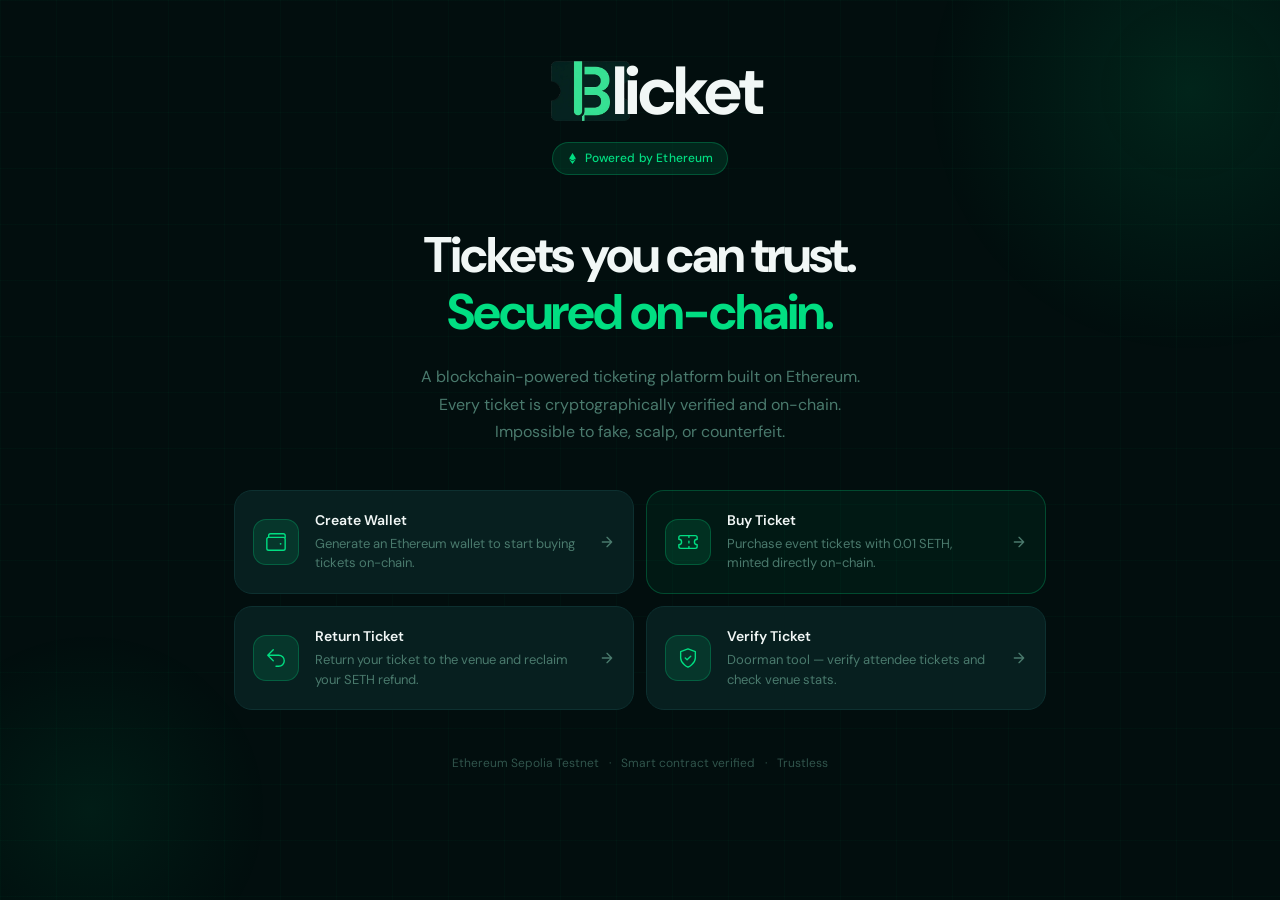
<file: index.html>
<!DOCTYPE html>
<html lang="en">

<head>
    <meta charset="UTF-8">
    <meta name="viewport" content="width=device-width, initial-scale=1.0">
    <title>Blicket — Blockchain Ticketing</title>
    <link rel="stylesheet" href="css/style.css">
    <link rel="stylesheet" href="css/landing.css">
</head>

<body class="landing-body">
    <div class="bg-grid" aria-hidden="true"></div>
    <div class="orb orb-1" aria-hidden="true"></div>
    <div class="orb orb-2" aria-hidden="true"></div>

    <main class="landing-wrap">
        <header class="landing-header">
            <div class="brand-lockup" role="img" aria-label="Blicket">
                <img src="images/Blicket.png" alt="" class="brand-logo-img">
                <span class="brand-licket" aria-hidden="true">licket</span>
            </div>
            <div class="brand-badge">
                <svg width="11" height="11" viewBox="0 0 24 24" fill="currentColor" aria-hidden="true">
                    <path
                        d="M11.944 17.97L4.58 13.62 11.943 24l7.37-10.38-7.372 4.35h.003zM12.056 0L4.69 12.223l7.365 4.354 7.365-4.35L12.056 0z" />
                </svg>
                Powered by Ethereum
            </div>
        </header>

        <section class="landing-hero">
            <h1>
                Tickets you can trust.<br>
                <span class="hero-accent">Secured on-chain.</span>
            </h1>
            <p>
                A blockchain-powered ticketing platform built on Ethereum. Every ticket is
                cryptographically verified and on-chain. Impossible to fake, scalp, or counterfeit.
            </p>
        </section>

        <div class="landing-nav" role="navigation" aria-label="Navigate to section">

            <a href="pages/wallet.html" class="lcard">
                <div class="lcard-icon">
                    <svg width="22" height="22" viewBox="0 0 24 24" fill="none" stroke="currentColor" stroke-width="1.5"
                        stroke-linecap="round" stroke-linejoin="round" aria-hidden="true">
                        <rect x="2" y="7" width="20" height="14" rx="2" />
                        <path d="M16 14a1 1 0 1 0 2 0 1 1 0 0 0-2 0z" fill="currentColor" stroke="none" />
                        <path d="M22 7V5a2 2 0 0 0-2-2H6a2 2 0 0 0-2 2v2" />
                    </svg>
                </div>
                <div class="lcard-body">
                    <h3>Create Wallet</h3>
                    <p>Generate an Ethereum wallet to start buying tickets on-chain.</p>
                </div>
                <svg class="lcard-arrow" width="16" height="16" viewBox="0 0 24 24" fill="none" stroke="currentColor"
                    stroke-width="2" stroke-linecap="round" stroke-linejoin="round" aria-hidden="true">
                    <path d="M5 12h14M12 5l7 7-7 7" />
                </svg>
            </a>

            <a href="pages/buy.html" class="lcard lcard--primary">
                <div class="lcard-icon">
                    <svg width="22" height="22" viewBox="0 0 24 24" fill="none" stroke="currentColor" stroke-width="1.5"
                        stroke-linecap="round" stroke-linejoin="round" aria-hidden="true">
                        <path
                            d="M2 9a3 3 0 0 1 0 6v2a2 2 0 0 0 2 2h16a2 2 0 0 0 2-2v-2a3 3 0 0 1 0-6V7a2 2 0 0 0-2-2H4a2 2 0 0 0-2 2v2Z" />
                        <line x1="13" y1="5" x2="13" y2="7" />
                        <line x1="13" y1="11" x2="13" y2="13" />
                        <line x1="13" y1="17" x2="13" y2="19" />
                    </svg>
                </div>
                <div class="lcard-body">
                    <h3>Buy Ticket</h3>
                    <p>Purchase event tickets with 0.01 SETH, minted directly on-chain.</p>
                </div>
                <svg class="lcard-arrow" width="16" height="16" viewBox="0 0 24 24" fill="none" stroke="currentColor"
                    stroke-width="2" stroke-linecap="round" stroke-linejoin="round" aria-hidden="true">
                    <path d="M5 12h14M12 5l7 7-7 7" />
                </svg>
            </a>

            <a href="pages/transfer.html" class="lcard">
                <div class="lcard-icon">
                    <svg width="22" height="22" viewBox="0 0 24 24" fill="none" stroke="currentColor" stroke-width="1.5"
                        stroke-linecap="round" stroke-linejoin="round" aria-hidden="true">
                        <path d="M9 15 3 9m0 0 6-6M3 9h12a6 6 0 0 1 0 12h-3" />
                    </svg>
                </div>
                <div class="lcard-body">
                    <h3>Return Ticket</h3>
                    <p>Return your ticket to the venue and reclaim your SETH refund.</p>
                </div>
                <svg class="lcard-arrow" width="16" height="16" viewBox="0 0 24 24" fill="none" stroke="currentColor"
                    stroke-width="2" stroke-linecap="round" stroke-linejoin="round" aria-hidden="true">
                    <path d="M5 12h14M12 5l7 7-7 7" />
                </svg>
            </a>

            <a href="pages/doorman.html" class="lcard">
                <div class="lcard-icon">
                    <svg width="22" height="22" viewBox="0 0 24 24" fill="none" stroke="currentColor" stroke-width="1.5"
                        stroke-linecap="round" stroke-linejoin="round" aria-hidden="true">
                        <path d="M12 22s8-4 8-10V5l-8-3-8 3v7c0 6 8 10 8 10z" />
                        <path d="m9 12 2 2 4-4" />
                    </svg>
                </div>
                <div class="lcard-body">
                    <h3>Verify Ticket</h3>
                    <p>Doorman tool — verify attendee tickets and check venue stats.</p>
                </div>
                <svg class="lcard-arrow" width="16" height="16" viewBox="0 0 24 24" fill="none" stroke="currentColor"
                    stroke-width="2" stroke-linecap="round" stroke-linejoin="round" aria-hidden="true">
                    <path d="M5 12h14M12 5l7 7-7 7" />
                </svg>
            </a>

        </div>

        <footer class="landing-footer">
            <span>Ethereum Sepolia Testnet</span>
            <span aria-hidden="true">·</span>
            <span>Smart contract verified</span>
            <span aria-hidden="true">·</span>
            <span>Trustless</span>
        </footer>
    </main>

</body>

</html>
</file>
<file: css/style.css>
@import url('https://fonts.googleapis.com/css2?family=DM+Sans:ital,opsz,wght@0,9..40,400;0,9..40,500;0,9..40,600;1,9..40,400&display=swap');

:root {
    --colour-void:         #020E0E;
    --colour-mint:         #01DE82;
    --colour-surface:      #041818;
    --colour-panel:        #071F1F;
    --colour-border:       #0D3030;
    --colour-text:         #F1F7F6;
    --colour-muted:        #4A7A6D;
    --colour-mint-dim:     rgba(1, 222, 130, 0.12);
    --colour-mint-border:  rgba(1, 222, 130, 0.25);
    --colour-success:      #01DE82;
    --colour-error:        #FF3D57;
    --colour-warning:      #FFAB00;
    --colour-btn-text:     #020E0E;
}

* {
    margin: 0;
    padding: 0;
    box-sizing: border-box;
}

body {
    font-family: 'DM Sans', sans-serif;
    background-color: var(--colour-void);
    color: var(--colour-text);
    min-height: 100vh;
    font-size: 15px;
    line-height: 1.6;
}

/* ── NAV ─────────────────────────────── */
nav {
    position: fixed;
    top: 16px;
    left: 50%;
    transform: translateX(-50%);
    background: rgba(4, 24, 24, 0.85);
    backdrop-filter: blur(20px);
    -webkit-backdrop-filter: blur(20px);
    border: 1px solid var(--colour-border);
    border-radius: 100px;
    padding: 5px;
    display: flex;
    align-items: center;
    gap: 2px;
    z-index: 100;
    width: max-content;
    max-width: calc(100vw - 32px);
    box-shadow: 0 8px 32px rgba(0, 0, 0, 0.5), 0 0 0 1px rgba(1, 222, 130, 0.06);
}

nav a {
    color: var(--colour-muted);
    text-decoration: none;
    font-size: 14px;
    font-weight: 500;
    padding: 9px 16px;
    border-radius: 100px;
    transition: color 0.18s, background 0.18s;
    white-space: nowrap;
}

nav a:hover {
    color: var(--colour-text);
    background: var(--colour-mint-dim);
}

nav a.nav-logo {
    font-weight: 700;
    font-size: 15px;
    color: var(--colour-mint);
    letter-spacing: -0.4px;
    padding-right: 20px;
    margin-right: 4px;
    display: inline-flex;
    align-items: center;
    gap: 8px;
}

.nav-logo-icon {
    width: 24px;
    height: 24px;
    border-radius: 6px;
    overflow: hidden;
    background: #071F1F;
    display: flex;
    align-items: center;
    justify-content: center;
    flex-shrink: 0;
}

.nav-logo-icon img {
    width: 100%;
    height: 100%;
    object-fit: contain;
    display: block;
}

nav a.nav-active {
    color: var(--colour-mint);
    background: var(--colour-mint-dim);
}

@media (max-width: 520px) {
    nav {
        top: auto;
        bottom: 16px;
        padding: 4px;
    }
    nav a            { padding: 8px 12px; font-size: 13px; }
    nav a.nav-logo   { padding: 8px 14px; margin-right: 2px; }
}

/* ── LAYOUT ──────────────────────────── */
.container {
    max-width: 680px;
    margin: 0 auto;
    padding: 88px 24px 48px;
    animation: fadeUp 0.3s ease both;
}

@media (max-width: 520px) {
    .container { padding: 24px 20px 100px; }
}

@keyframes fadeUp {
    from { opacity: 0; transform: translateY(12px); }
    to   { opacity: 1; transform: translateY(0); }
}

/* ── HEADINGS ────────────────────────── */
h1 {
    font-size: 26px;
    font-weight: 600;
    letter-spacing: -0.5px;
    color: var(--colour-text);
    margin-bottom: 28px;
}

h2 {
    font-size: 15px;
    font-weight: 600;
    color: var(--colour-text);
    margin-bottom: 16px;
}

/* ── CARD ────────────────────────────── */
.card {
    background: var(--colour-panel);
    border: 1px solid var(--colour-border);
    border-radius: 16px;
    padding: 24px;
    margin-bottom: 16px;
    display: flex;
    flex-direction: column;
    gap: 14px;
    transition: border-color 0.2s, box-shadow 0.2s;
    animation: fadeUp 0.35s ease both;
}

.card:hover {
    border-color: var(--colour-mint-border);
    box-shadow: 0 0 0 1px var(--colour-mint-border), 0 4px 24px rgba(1, 222, 130, 0.06);
}

.card:nth-child(2) { animation-delay: 0.06s; }
.card:nth-child(3) { animation-delay: 0.12s; }
.card:nth-child(4) { animation-delay: 0.18s; }

/* ── INPUTS ──────────────────────────── */
input,
textarea {
    width: 100%;
    padding: 12px 14px;
    background: var(--colour-panel);
    border: 1px solid var(--colour-border);
    border-radius: 10px;
    font-size: 14px;
    font-family: 'DM Sans', sans-serif;
    color: var(--colour-text);
    outline: none;
    transition: border-color 0.18s, box-shadow 0.18s;
}

input:focus,
textarea:focus {
    border-color: var(--colour-mint-border);
    box-shadow: 0 0 0 3px var(--colour-mint-dim);
}

input::placeholder,
textarea::placeholder {
    color: var(--colour-muted);
}

/* ── BUTTON ──────────────────────────── */
button {
    background: var(--colour-mint);
    color: var(--colour-btn-text);
    border: none;
    padding: 13px 22px;
    border-radius: 10px;
    cursor: pointer;
    font-size: 14px;
    font-family: 'DM Sans', sans-serif;
    font-weight: 600;
    letter-spacing: 0.1px;
    transition: opacity 0.18s, transform 0.12s, box-shadow 0.18s;
}

button:hover {
    opacity: 0.88;
    box-shadow: 0 4px 20px rgba(1, 222, 130, 0.28);
}

button:active {
    transform: scale(0.98);
    opacity: 1;
}

/* ── STATUS ──────────────────────────── */
#status {
    font-size: 14px;
    min-height: 18px;
    padding: 13px 16px;
    border-radius: 10px;
    margin-top: 4px;
}

.success {
    background: var(--colour-mint-dim);
    color: var(--colour-success);
    border: 1px solid rgba(1, 222, 130, 0.2);
}

.error {
    background: rgba(255, 61, 87, 0.08);
    color: var(--colour-error);
    border: 1px solid rgba(255, 61, 87, 0.2);
}

/* ── LABELS & TEXT ───────────────────── */
label {
    font-size: 13px;
    font-weight: 500;
    color: var(--colour-muted);
}

p {
    font-size: 14px;
    color: var(--colour-muted);
    line-height: 1.6;
}

/* ── LIVE VALUES ─────────────────────── */
#doormanResult,
#attendeeResult,
#totalSupply,
#ticketsSold,
#sethCollected,
#connectedAccount,
#tokenBalance {
    font-size: 14px;
    font-weight: 500;
    color: var(--colour-mint);
    min-height: 18px;
    word-break: break-all;
}
</file>
<file: css/landing.css>
/* ── LANDING PAGE ────────────────────── */

.landing-body {
    overflow-x: hidden;
}

/* Subtle grid background */
.bg-grid {
    position: fixed;
    inset: 0;
    background-image:
        linear-gradient(rgba(1, 222, 130, 0.028) 1px, transparent 1px),
        linear-gradient(90deg, rgba(1, 222, 130, 0.028) 1px, transparent 1px);
    background-size: 56px 56px;
    pointer-events: none;
    z-index: 0;
}

/* Animated glow orbs */
.orb {
    position: fixed;
    border-radius: 50%;
    pointer-events: none;
    z-index: 0;
}

.orb-1 {
    width: 620px;
    height: 620px;
    background: radial-gradient(circle at center, rgba(1, 222, 130, 0.11) 0%, transparent 60%);
    top: -220px;
    right: -220px;
    animation: orb-drift 14s ease-in-out infinite;
}

.orb-2 {
    width: 420px;
    height: 420px;
    background: radial-gradient(circle at center, rgba(1, 222, 130, 0.07) 0%, transparent 60%);
    bottom: -120px;
    left: -120px;
    animation: orb-drift 18s ease-in-out infinite reverse;
    animation-delay: -7s;
}

@keyframes orb-drift {

    0%,
    100% {
        transform: translate(0, 0);
    }

    25% {
        transform: translate(25px, -40px);
    }

    50% {
        transform: translate(-15px, -20px);
    }

    75% {
        transform: translate(10px, 30px);
    }
}

@media (prefers-reduced-motion: reduce) {
    .orb {
        animation: none;
    }
}

/* Main layout */
.landing-wrap {
    position: relative;
    z-index: 1;
    min-height: 100vh;
    max-width: 860px;
    margin: 0 auto;
    padding: 0 24px 56px;
    display: flex;
    flex-direction: column;
    align-items: center;
}

/* ── HEADER / WORDMARK ───────────────── */
.landing-header {
    padding: 52px 0 0;
    display: flex;
    flex-direction: column;
    align-items: center;
    gap: 12px;
}

.brand-lockup {
    display: flex;
    align-items: center;
    gap: 2px;
}

.brand-logo-img {
    height: 78px;
    width: auto;
    display: block;
}

.brand-licket {
    font-size: 68px;
    font-weight: 700;
    letter-spacing: -3px;
    color: var(--colour-text);
    line-height: 1;
    margin-left: -52px;
}

.brand-wordmark {
    font-size: 68px;
    font-weight: 700;
    letter-spacing: -4.5px;
    color: var(--colour-text);
    line-height: 1;
}

.brand-wordmark span {
    color: var(--colour-mint);
}

.brand-badge {
    display: inline-flex;
    align-items: center;
    gap: 7px;
    font-size: 12px;
    font-weight: 500;
    color: var(--colour-mint);
    background: var(--colour-mint-dim);
    border: 1px solid var(--colour-mint-border);
    border-radius: 100px;
    padding: 6px 14px;
    letter-spacing: 0.15px;
}

/* ── HERO ────────────────────────────── */
.landing-hero {
    text-align: center;
    padding: 52px 0 44px;
    max-width: 580px;
}

.landing-hero h1 {
    font-size: clamp(32px, 5.5vw, 50px);
    font-weight: 700;
    letter-spacing: -2px;
    line-height: 1.14;
    color: var(--colour-text);
    margin-bottom: 22px;
}

.hero-accent {
    color: var(--colour-mint);
}

.landing-hero p {
    font-size: 16px;
    line-height: 1.72;
    color: var(--colour-muted);
    max-width: 460px;
    margin: 0 auto;
}

/* ── NAV CARDS ───────────────────────── */
.landing-nav {
    width: 100%;
    display: grid;
    grid-template-columns: 1fr 1fr;
    gap: 12px;
    margin-bottom: 44px;
}

.lcard {
    display: flex;
    align-items: center;
    gap: 16px;
    padding: 20px 18px;
    background: var(--colour-panel);
    border: 1px solid var(--colour-border);
    border-radius: 18px;
    text-decoration: none;
    cursor: pointer;
    transition: border-color 0.22s, box-shadow 0.22s, transform 0.22s;
    animation: fadeUp 0.45s ease both;
}

.lcard:nth-child(1) {
    animation-delay: 0.08s;
}

.lcard:nth-child(2) {
    animation-delay: 0.14s;
}

.lcard:nth-child(3) {
    animation-delay: 0.20s;
}

.lcard:nth-child(4) {
    animation-delay: 0.26s;
}

.lcard:hover {
    border-color: var(--colour-mint-border);
    box-shadow:
        0 0 0 1px var(--colour-mint-border),
        0 10px 36px rgba(1, 222, 130, 0.08);
    transform: translateY(-2px);
}

.lcard--primary {
    border-color: var(--colour-mint-border);
    background: rgba(1, 222, 130, 0.05);
}

.lcard--primary:hover {
    box-shadow:
        0 0 0 1px rgba(1, 222, 130, 0.45),
        0 10px 36px rgba(1, 222, 130, 0.13);
}

.lcard-icon {
    flex-shrink: 0;
    width: 46px;
    height: 46px;
    display: flex;
    align-items: center;
    justify-content: center;
    background: var(--colour-mint-dim);
    border: 1px solid var(--colour-mint-border);
    border-radius: 13px;
    color: var(--colour-mint);
}

.lcard-body {
    flex: 1;
    min-width: 0;
}

.lcard-body h3 {
    font-size: 14px;
    font-weight: 600;
    color: var(--colour-text);
    margin: 0 0 5px;
    line-height: 1.3;
}

.lcard-body p {
    font-size: 13px;
    color: var(--colour-muted);
    line-height: 1.5;
    margin: 0;
}

.lcard-arrow {
    flex-shrink: 0;
    color: var(--colour-muted);
    transition: color 0.2s, transform 0.2s;
}

.lcard:hover .lcard-arrow {
    color: var(--colour-mint);
    transform: translateX(4px);
}

/* ── FOOTER ──────────────────────────── */
.landing-footer {
    display: flex;
    align-items: center;
    gap: 10px;
    font-size: 12px;
    color: var(--colour-muted);
    opacity: 0.65;
}

/* ── RESPONSIVE ──────────────────────── */
@media (max-width: 580px) {
    .brand-logo-img {
        height: 56px;
    }

    .brand-licket {
        font-size: 48px;
        letter-spacing: -3px;
    }

    .landing-hero {
        padding: 36px 0 32px;
    }

    .landing-nav {
        grid-template-columns: 1fr;
    }
}
</file>
